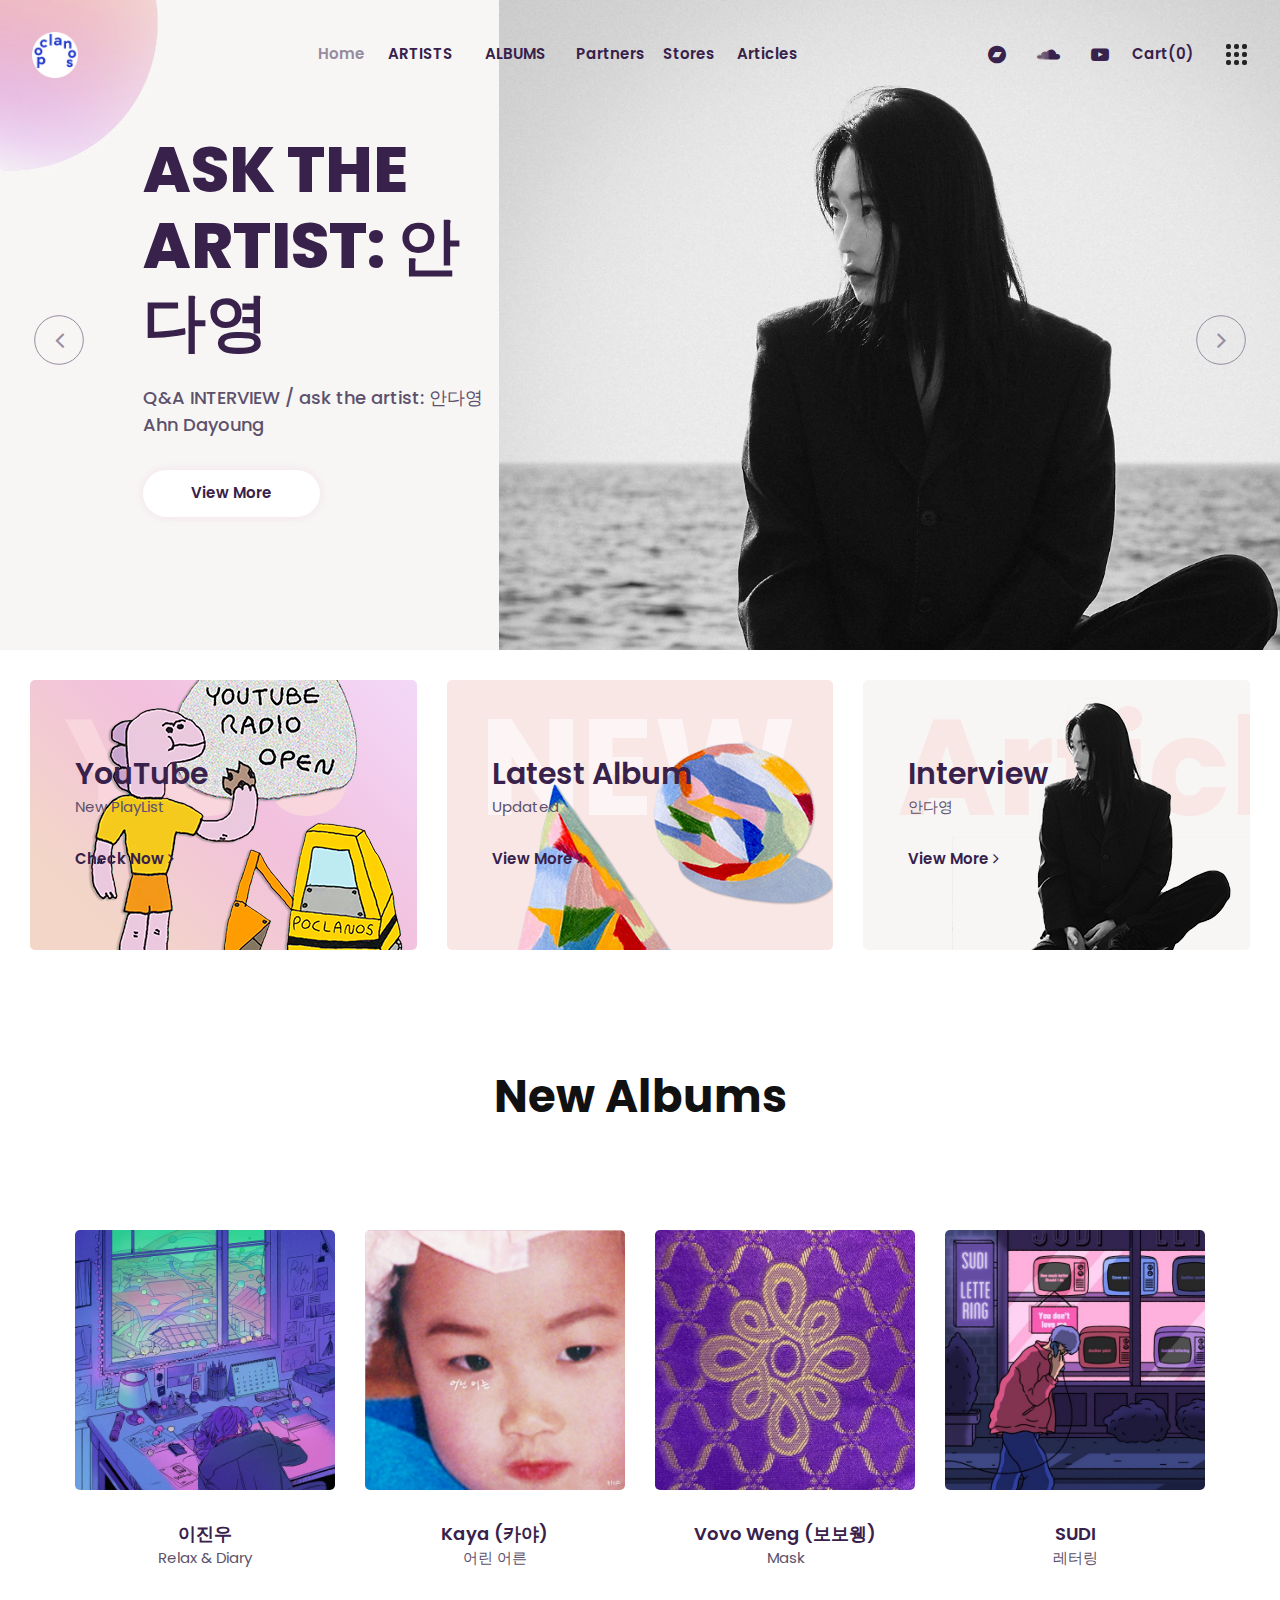
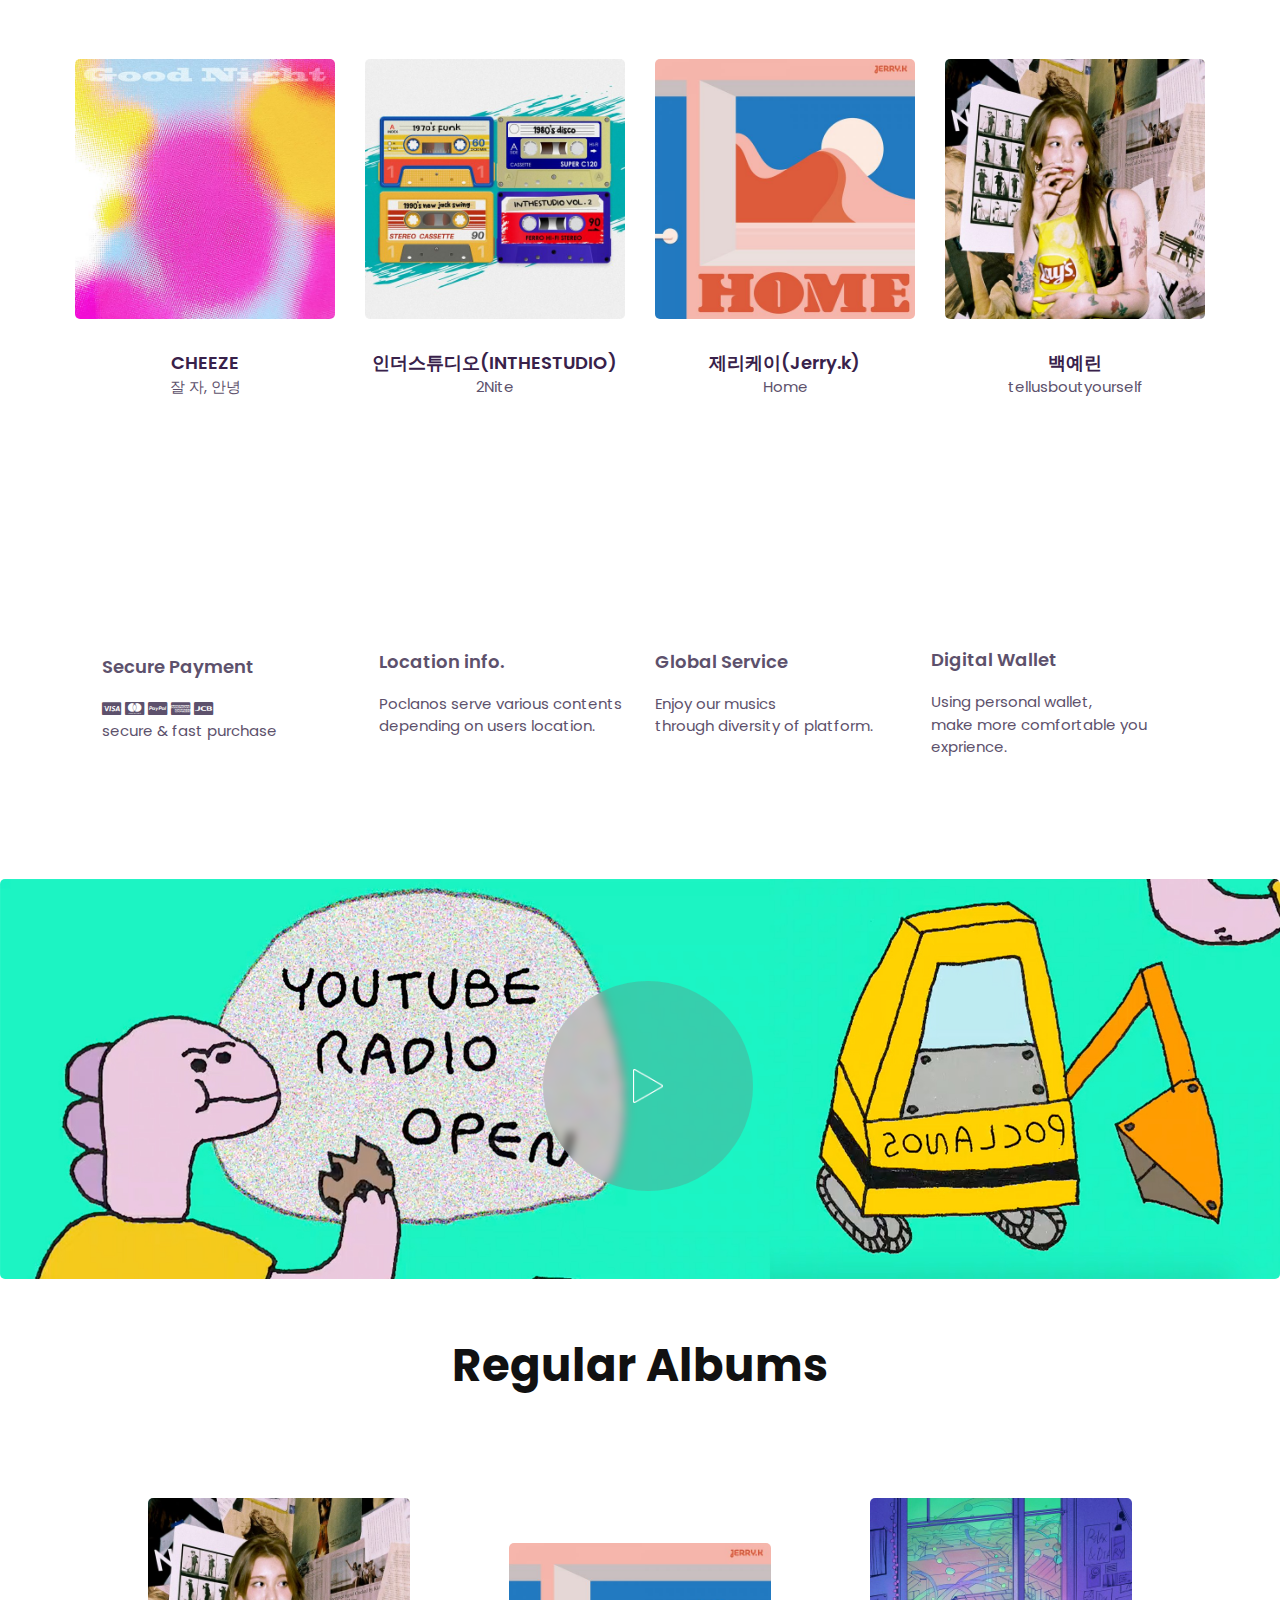
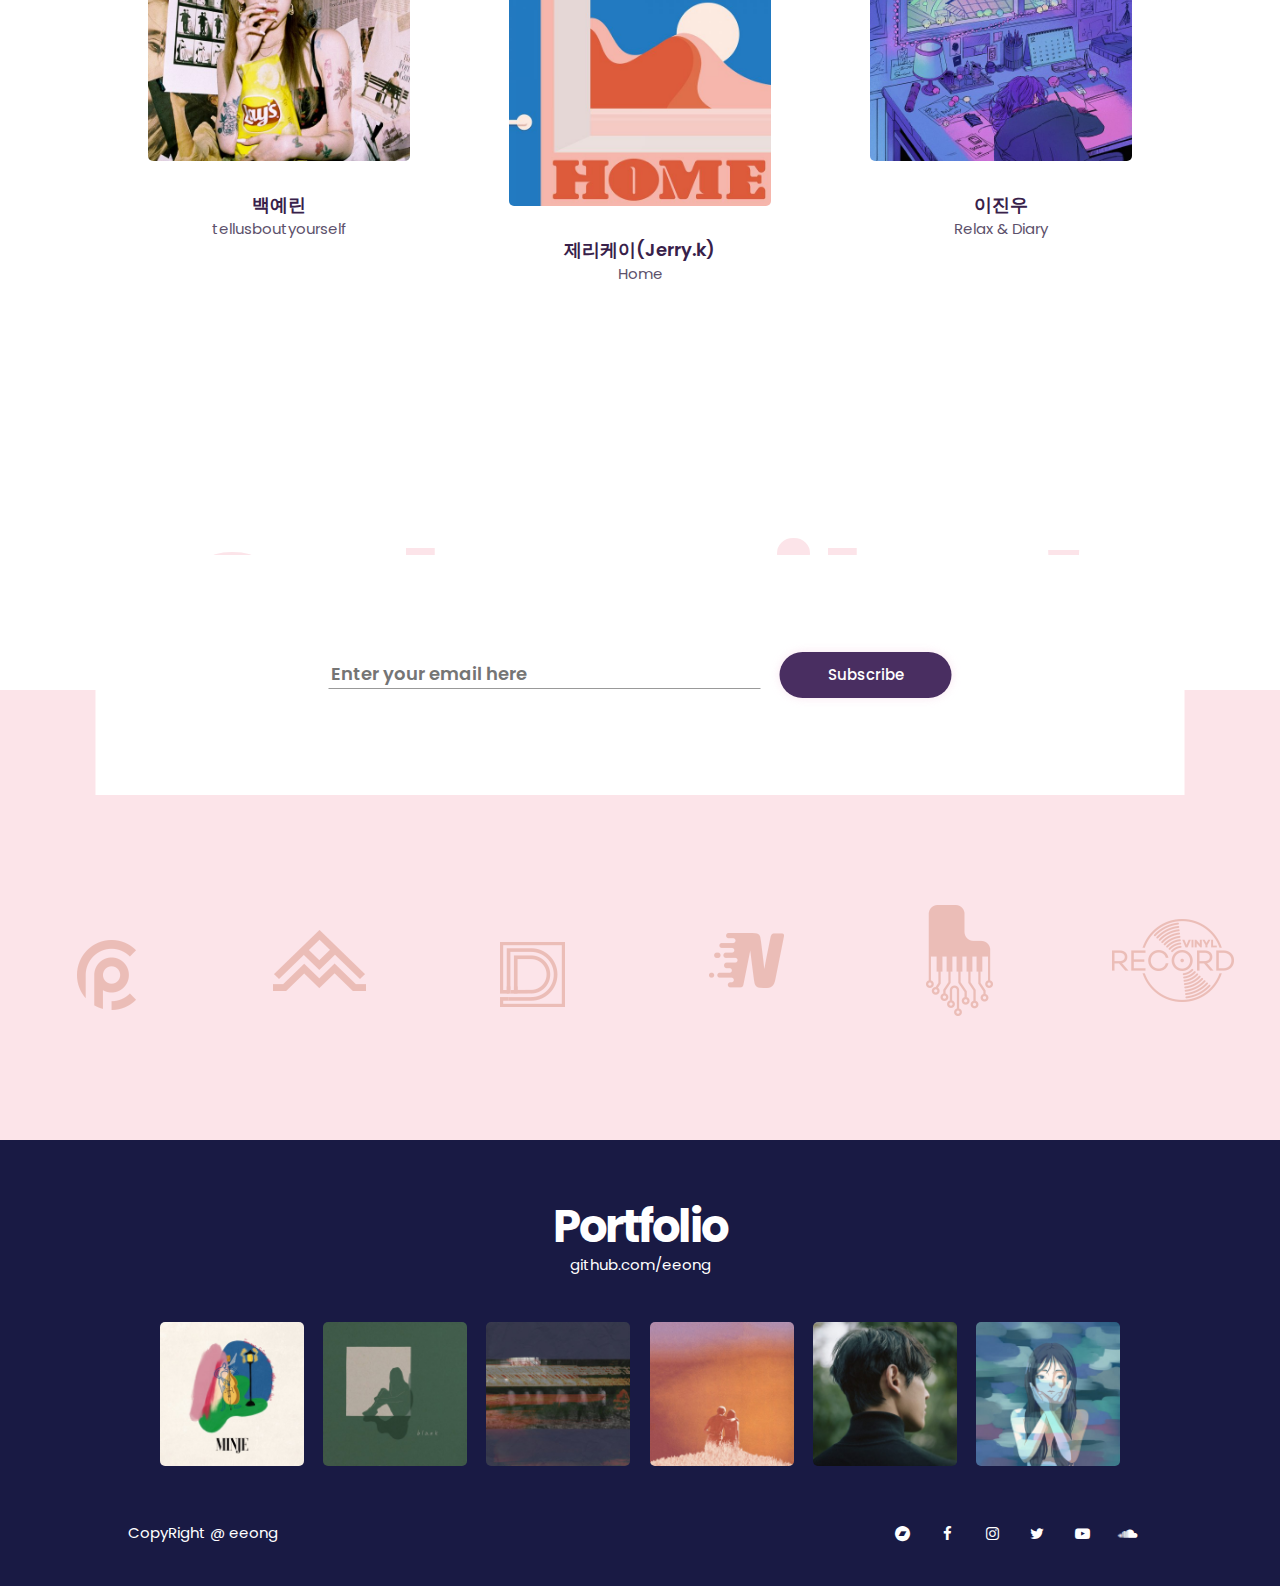
<file: public/html/index.html>
<!DOCTYPE html>
<html lang="ko">

<head>
	<meta charset="UTF-8">
	<meta name="viewport" content="width=device-width, initial-scale=1.0">
	<title>Poclanos</title>
	<link rel="shortcut icon" href="../img/dd-image-150x150.png">
	<link rel="stylesheet" href="../css/all.min.css">
	<link rel="stylesheet" href="https://stackpath.bootstrapcdn.com/font-awesome/4.7.0/css/font-awesome.min.css">
	<link rel="stylesheet" href="../css/bootstrap.min.css">
	<link rel="stylesheet" href="../css/animate-3.7.2.min.css">
	<link rel="stylesheet" href="../css/base.css">
	<link rel="stylesheet" href="../css/index.css">
	<link rel="icon" href="http://poclanos.com/wp-content/uploads/2020/08/Android-Chrome-home_196x196.png" sizes="192x192">
	<script src="../js/jquery-3.5.1.min.js"></script>
	<script src="../js/bootstrap.min.js"></script>
	<script src="../js/imagesloaded.pkgd.min.js"></script>
</head>

<body>
	<div class="wrapper">
		<div class="header-wrapper">
			<div class="header-wrap">
				<div class="logo ">
					<h1><a href="#"><img src="../img/Logo-dark.png" alt="top-logo" width="46px" height="46px"></a></h1>
				</div>
				<div class="nav-wrapper x60">
					<div class="nav-wrap">
						<ul class="nav">
							<li>
								<a href="#"><span class="off">Home</span></a>
								<ul class="sub-nav">
									<li>ABOUT</li>
									<li>NEW ALBUM</li>
									<li>INTERVIEW</li>
									<li>MERCHANDISE</li>
									<li>CONTACT</li>
								</ul>
							</li>
							<li>
								<a href="#"><span>ARTISTS</span></a>
								<ul class="sub-nav">
									<li>ALL</li>
									<li>INTERVIEW</li>
									<li>LABELS</li>
									<li>FOCUS ON</li>
									<li>LINK</li>
								</ul>
							</li>
							<li class="scroll-bg">
								<a href="#"><span>ALBUMS</span></a>
								<div class="sub-nav">
									<ul class="">
										<span>NEW ALBUMS</span>
										<li>Acoustic/Folk</li>
										<li>Alternative</li>
										<li>Ambient</li>
										<li>Ballad</li>
										<li>Dance</li>
									</ul>
									<ul class="">
										<span>Categories</span>
										<li>Electronic</li>
										<li>Experimental</li>
										<li>Funk</li>
										<li>J-pop</li>
										<li>Jazz</li>
										<li>Pop</li>
									</ul>
									<ul class="">
										<span>Categories</span>
										<li>R&B/Soul</li>
										<li>Rap/Hip Hop</li>
										<li>Reggae</li>
										<li>Rock</li>
										<li>Soundtrack</li>
									</ul>
									<ul class="">
										<span>Lastest Album</span>
										<li><img src="../img/dd-image-150x150.png" alt="Lastest Album" width="150px" height="150px"></li>
									</ul>
								</div><!-- //.sub-nav-wrap -->
							</li>
							<li>
								<a href="#"><span>Partners</span></a>
								<ul class="sub-nav">
									<li>MAGICSTRAWBERRY</li>
									<li>HYUNDAI CARD</li>
									<li>FLUXUX</li>
									<li>THE BIG ISSUE</li>
								</ul>
							</li>
							<li>
								<a href="#"><span>Stores</span></a>
								<ul class="sub-nav">
									<li>Melon</li>
									<li>Gennie</li>
									<li>Vibe</li>
									<li>kakao music</li>
									<li class="sub-nav-li">Global <i class="fa fa-angle-right"></i>
										<ul class="sub-nav sub-sub-nav">
											<li>Apple Music</li>
											<li>YouTube</li>
											<li>Amazon music</li>
											<li>Google Play Music</li>
											<li>AWA</li>
											<li>Tidal</li>
											<li>kkbox</li>
										</ul>
									</li>
								</ul>
							</li>
							<li>
								<a href="#"><span>Articles</span></a>
								<ul class="sub-nav">
									<li>ART WORK</li>
									<li>BONUS TRACK</li>
									<li class="sub-nav-li">Artists <i class="fa fa-angle-right"></i>
										<ul class="sub-nav sub-sub-nav">
										<li>Q.AND A.</li>
										<li>FOCUS</li>
										<li>INTERVIEW</li>
									</ul></li>
									<li class="sub-nav-li">REVIEW <i class="fa fa-angle-right"></i>
										<ul class="sub-nav sub-sub-nav">
										<li>ALBUM</li>
										<li>CONCERT</li>
										<li>PLACE</li>
									</ul></li>
								</ul>
							</li>
						</ul><!-- //.nav -->
					</div><!-- //.nav-wrap -->
				</div><!-- //.nav-wrapper -->
				<div class="side-nav-wrap x25">
					<div class="media-wrap x25">
						<div class="media x33"> 
							<svg>
							<circle cx="50%" cy="50%" r="35%"></circle>
						</svg>
						<i class="fa fa-bandcamp"></i></div>
						<div class="media x33">
							<svg>
							<circle cx="50%" cy="50%" r="35%"></circle>
						</svg>
							<i class="fa fa-soundcloud"></i></div>
						<div class="media x33">
							<svg>
							<circle cx="50%" cy="50%" r="35%"></circle>
						</svg>
							<i class="fa fa-youtube-play"></i></div>
					</div>
					<div class="cart-wrap x25"> 
						<div class="cart"><a href="#"> Cart(0)  </a><div class="cart-message">No products in the cart.</div></div>
						
					</div>
					<div class="side-nav side-nav-btn x16" id="webBtnSide">
							<span class="square1">
								<div></div>
								<div></div>
								<div></div>
							</span>
							<span class="square2">
								<div></div>
								<div></div>
								<div></div>
							</span>
							<span class="square3">
								<div></div>
								<div></div>
								<div></div>
							</span>
							</div>
							<div class="side-nav side-nav-btn x16" id="mobileBtnSide">
									<span class="square1">
										<div></div>
										<div></div>
										<div></div>
									</span>
									<span class="square2">
										<div></div>
										<div></div>
										<div></div>
									</span>
									<span class="square3">
										<div></div>
										<div></div>
										<div></div>
									</span>
									</div>
				</div><!-- //.side-nav-wrap -->

			</div><!-- //.header-wrap -->
		</div><!-- //.header-wrapper -->

		<div class="home-wrapper">
			<div class="home-wrap">
				<div class="slide-wrapper">
					<div class="slide-wrap">
						<div class="slide-left x40">
							<div class="title">
								<h2>ASK THE ARTIST: 안다영</h2>
							</div>
							<div class="slide-desc">
								<div>Q&A INTERVIEW
									/ ask the artist: 안다영 Ahn Dayoung</div>
							</div>

							<button class="btn-view">View More</button>
						</div>
					</div>

					<div class="slide-img"><img src="../img/home-4-rev-img-7-1.png" alt="imda"></div>
					<div class="slide-img"><img src="../img/10.png" alt="circle"></div>
				</div>
				<div class="slide-wrapper">
					<div class="slide-wrap">
						<div class="slide-left x40">
							<div class="title">
								<h2>Editor’s Pick</h2>
							</div>
							<div class="slide-desc">
								<div>
									Editor’s Pick: blent. / loves (DAZE ALIVE / 2019.03.18)
								</div>
							</div>
							<button class="btn-view">View More</button>
						</div>
					</div>
					<div class="slide-img"><img src="../img/home-4-rev-img-9.png" alt="lp"></div>
				</div>
				<div class="slide-wrapper">
					<div class="slide-wrap">
						<div class="slide-left x40">
							<div class="title">
								<h2>NEW RELEASE</h2>
							</div>
							<div class="slide-desc">
								<div>일상으로 돌아온 따뜻한 마음, 제리케이의 다섯 번째 정규앨범 [Home]</div>
							</div>
							<button class="btn-view">View More</button>
						</div>
					</div>
					<div class="slide-img"><img src="../img/home-4-rev-img-8.png" alt="headphone"></div>
				</div>
				<div class="arrow-wrap">
					<div class="slide-arrowL slide-arrow">
						<svg>
							<circle cx="50%" cy="50%" r="45%"></circle>
						</svg>
						<svg>
							<circle cx="50%" cy="50%" r="44%"></circle>
						</svg>
						<i class="fa fa-angle-left"></i>
					</div>
					<div class="slide-arrowR slide-arrow">
						<svg>
							<circle cx="50%" cy="50%" r="45%"></circle>
						</svg>
						<svg>
							<circle cx="50%" cy="50%" r="44%"></circle>
						</svg>
						<i class="fa fa-angle-right"></i>
					</div>
				</div>

			</div><!-- //.home-wrap -->
		</div><!-- //.home-wrapper -->

		<section class="promo-wrapper">
			<div class="promo-wrap x33">
				<div class="bg">YOU</div>
				<div class="promo-img"><img src="../img/Banner-img-1.png" alt="promo" ></div>
				<div class="promo-box">
					<div class="title">YouTube</div>
					<div class="desc">New PlayList</div>
					<div class="btn-more bar-ani">Check Now <i class="fa fa-angle-right"></i></div>
				</div>
			</div>
			
			<div class="promo-wrap x33">
				<div class="bg">NEW</div>
				<div class="promo-img"><img src="../img/Banner-img-2.png" alt="promo"></div>
				<div class="promo-box">
					<div class="title">Latest Album</div>
					<div class="desc">Updated</div>
					<div class="btn-more bar-ani">View More <i class="fa fa-angle-right"></i></div>
				</div>
			</div>
			<div class="promo-wrap x33">
				<div class="bg">Article</div>
				<div class="promo-img"><img src="../img/Banner-img-3.png" alt="promo"></div>
				<div class="promo-box">
					<div class="title">Interview</div>
					<div class="desc">안다영</div>
					<div class="btn-more bar-ani">View More <i class="fa fa-angle-right"></i></div>
				</div>
			</div>
		</section><!-- //.promo-wrapper -->

		<section class="shop-wrapper shop-wrapper1">
			<div class="shop-title">
				<div class="title">
					<h2>New Albums</h2>
				</div>
				<div class="desc"> <br> </div>
				<div class="shop-wrap">
					<div class="shop-item"><a href="#">
							<div class="item-img"><img src="../img/Product-img-4.jpg" alt="product"><button
									class="btn-view">Play The Album</button></div>
							<div class="item-desc">이진우</div>
							<div class="item-price">Relax & Diary
								</div>
						</a>

					</div>
					<div class="shop-item"><a href="#">
							<div class="item-img"><img src="../img/Product-img-3.jpg" alt="product"><button
									class="btn-view">Play The Album</button></div>
							<div class="item-desc">	Kaya (카야)</div>
							<div class="item-price">어린 어른</div>
						</a>

					</div>
					<div class="shop-item"><a href="#">
							<div class="item-img"><img src="../img/Product-img-2.jpg" alt="product"><button
									class="btn-view">Play The Album</button></div>
							<div class="item-desc">Vovo Weng (보보웽)</div>
							<div class="item-price">Mask</div>
						</a>

					</div>
					<div class="shop-item"><a href="#">
							<div class="item-img"><img src="../img/Product-img-1.jpg" alt="product"><button
									class="btn-view">Play The Album</button></div>
							<div class="item-desc">SUDI</div>
							<div class="item-price">레터링</div>
						</a>

					</div>
					<div class="shop-item"><a href="#">
							<div class="item-img"><img src="../img/Product-img-5.jpg" alt="product"><button
									class="btn-view">Play The Album</button></div>
							<div class="item-desc">CHEEZE</div>
							<div class="item-price">잘 자, 안녕
								</div>
						</a>

					</div>
					<div class="shop-item"><a href="#">
							<div class="item-img"><img src="../img/Product-img-6.jpg" alt="product"><button
									class="btn-view">Play The Album</button></div>
							<div class="item-desc">인더스튜디오(INTHESTUDIO)</div>
							<div class="item-price">2Nite</div>
						</a>

					</div>
					<div class="shop-item"><a href="#">
							<div class="item-img"><img src="../img/Product-img-7.jpg" alt="product"><button
									class="btn-view">Play The Album</button></div>
							<div class="item-desc">제리케이(Jerry.k)</div>
							<div class="item-price">Home
								</div>
						</a>

					</div>
					<div class="shop-item"><a href="#">
							<div class="item-img"><img src="../img/Product-img-8.jpg" alt="product"><button
									class="btn-view">Play The Album</button></div>
							<div class="item-desc">백예린</div>
							<div class="item-price">tellusboutyourself</div>
						</a>

					</div>
				</div>
			</div>

		</section><!-- //.shop-wrapper -->

		<section class="svg-wrapper">
			<div class="svg-wrap x25">
				<svg class="svgAni" xmlns="http://www.w3.org/2000/svg" xmlns:xlink="http://www.w3.org/1999/xlink" x="0px"
					y="0px" width="72.083px" height="68px" viewBox="0 0 72.083 52.083" enable-background="new 0 0 72.083 52.083"
					xml:space="preserve">
					<g>
						<path fill="none" stroke="#000000" stroke-width="1.5" stroke-linecap="round" stroke-linejoin="round"
							stroke-miterlimit="10" d="
					M67.481,51.214H4.686c-1.99,0-3.603-1.613-3.603-3.603V4.722c0-1.99,1.613-3.604,3.603-3.604h62.795
					c1.99,0,3.603,1.614,3.603,3.604v42.89C71.083,49.601,69.471,51.214,67.481,51.214z"></path>
						<line fill="none" stroke="#000000" stroke-width="1.5" stroke-linecap="round" stroke-linejoin="round"
							stroke-miterlimit="10" x1="1.083" y1="12.255" x2="71.083" y2="12.255"></line>
						<line fill="none" stroke="#000000" stroke-width="1.5" stroke-linecap="round" stroke-linejoin="round"
							stroke-miterlimit="10" x1="1.083" y1="26.201" x2="71.083" y2="26.201"></line>
						<g>
							<rect x="9.606" y="36.044" fill="none" stroke="#000000" stroke-width="1.5" stroke-linecap="round"
								stroke-linejoin="round" stroke-miterlimit="10" width="18.594" height="7.476"></rect>
							<line fill="none" stroke="#000000" stroke-width="1.5" stroke-linecap="round" stroke-linejoin="round"
								stroke-miterlimit="10" x1="50.075" y1="43.52" x2="50.075" y2="36.044"></line>
							<line fill="none" stroke="#000000" stroke-width="1.5" stroke-linecap="round" stroke-linejoin="round"
								stroke-miterlimit="10" x1="56.318" y1="43.52" x2="56.318" y2="36.044"></line>
							<line fill="none" stroke="#000000" stroke-width="1.5" stroke-linecap="round" stroke-linejoin="round"
								stroke-miterlimit="10" x1="62.561" y1="43.52" x2="62.561" y2="36.044"></line>
						</g>
					</g>
				</svg>
				<div class="svg-title">Secure Payment</div>
				<div class="svg-desc"> <i class="fa fa-cc-visa"></i> <i class="fa fa-cc-mastercard"></i>
					<i class="fa fa-cc-paypal"></i> <i class="fa fa-cc-amex"></i> <i class="fa fa-cc-jcb"></i>
					<br> secure & fast purchase </div>
			</div>
			<div class="svg-wrap x25">
				<svg class="svgAni" xmlns="http://www.w3.org/2000/svg" xmlns:xlink="http://www.w3.org/1999/xlink" x="0px"
					y="0px" width="72.091px" height="63.188px" viewBox="0 0 72.091 63.188"
					enable-background="new 0 0 72.091 63.188" xml:space="preserve">
					<g>
						<g>
							<polyline fill="none" stroke="#000000" stroke-width="1.5" stroke-linecap="round" stroke-linejoin="round"
								stroke-miterlimit="10" points="
						15.814,50.579 7.867,24.561 1.087,24.561 		"></polyline>
							<line fill="none" stroke="#000000" stroke-width="1.5" stroke-linecap="round" stroke-linejoin="round"
								stroke-miterlimit="10" x1="25.234" y1="33.849" x2="15.814" y2="33.849"></line>
							<line fill="none" stroke="#000000" stroke-width="1.5" stroke-linecap="round" stroke-linejoin="round"
								stroke-miterlimit="10" x1="15.814" y1="50.579" x2="33.247" y2="50.579"></line>
							<line fill="none" stroke="#000000" stroke-width="1.5" stroke-linecap="round" stroke-linejoin="round"
								stroke-miterlimit="10" x1="18.369" y1="42.216" x2="28.267" y2="42.216"></line>
							<circle fill="none" stroke="#000000" stroke-width="1.5" stroke-linecap="round" stroke-linejoin="round"
								stroke-miterlimit="10" cx="22.718" cy="58.813" r="3.478"></circle>
						</g>
						<g>
							<path fill="none" stroke="#000000" stroke-width="1.5" stroke-linecap="round" stroke-linejoin="round"
								stroke-miterlimit="10" d="
						M71.087,21.959c0,11.571-20.956,40.333-20.956,40.333S29.176,33.53,29.176,21.959c0-11.575,9.383-20.957,20.955-20.957
						C61.705,1.002,71.087,10.384,71.087,21.959z"></path>
							<path fill="none" stroke="#000000" stroke-width="1.5" stroke-linecap="round" stroke-linejoin="round"
								stroke-miterlimit="10" d="
						M59.934,21.959c0,5.412-4.388,9.801-9.803,9.801c-5.414,0-9.802-4.389-9.802-9.801c0-5.416,4.388-9.803,9.802-9.803
						C55.546,12.157,59.934,16.543,59.934,21.959z"></path>
						</g>
					</g>
				</svg>
				<div class="svg-title">Location info.</div>
				<div class="svg-desc">Poclanos serve various contents <br> depending on users location. </div>
			</div>
			<div class="svg-wrap x25">
				<svg class="svgAni" xmlns="http://www.w3.org/2000/svg" xmlns:xlink="http://www.w3.org/1999/xlink" x="0px"
					y="0px" width="62.917px" height="63px" viewBox="0 0 62.917 63" enable-background="new 0 0 62.917 63"
					xml:space="preserve">
					<path fill="none" stroke="#211F1F" stroke-width="1.5" stroke-linecap="round" stroke-linejoin="round"
						stroke-miterlimit="22.9256" d="
				M31.461,1.062c16.844,0,30.5,13.656,30.5,30.503c0,16.841-13.656,30.498-30.5,30.498c-16.844,0-30.5-13.656-30.5-30.498
				C0.961,14.718,14.617,1.062,31.461,1.062L31.461,1.062z M31.461,1.062v60.973 M0.974,31.565h60.974 M53.015,10.329
				c-4.656,4.203-12.579,6.968-21.57,6.968c-8.971,0-16.879-2.754-21.539-6.942 M53.015,52.799c-4.656-4.207-12.579-6.971-21.57-6.971
				c-8.971,0-16.879,2.754-21.539,6.941 M31.183,61.717c-9.2-6.498-15.257-17.551-15.257-30.096c0-12.515,6.03-23.549,15.196-30.052
				 M32.188,61.717c9.2-6.498,15.257-17.551,15.257-30.096c0-12.515-6.029-23.549-15.195-30.052"></path>
				</svg>
				<div class="svg-title">Global Service</div>
				<div class="svg-desc">Enjoy our musics <br> through diversity of platform. </div>
			</div>
			<div class="svg-wrap x25">
				<svg class="svgAni" xmlns="http://www.w3.org/2000/svg" xmlns:xlink="http://www.w3.org/1999/xlink" x="0px"
					y="0px" width="66.93px" height="61.43px" viewBox="0 0 66.93 61.43" enable-background="new 0 0 66.93 61.43"
					xml:space="preserve">
					<path fill="none" stroke="#211F1F" stroke-width="1.5" stroke-linecap="round" stroke-linejoin="round"
						stroke-miterlimit="22.9256" d="
				M51.207,26.412c2.478,0,4.488,2.008,4.488,4.487c0,2.479-2.011,4.486-4.488,4.486c-2.479,0-4.486-2.007-4.486-4.486
				C46.721,28.42,48.729,26.412,51.207,26.412L51.207,26.412z"></path>
					<path fill="none" stroke="#211F1F" stroke-width="1.5" stroke-linecap="round" stroke-linejoin="round"
						stroke-miterlimit="22.9256" d="
				M6.812,1.305H60.19c3.194,0,5.81,2.612,5.81,5.809v47.569c0,3.196-2.615,5.81-5.81,5.81H6.812C3.613,60.494,1,57.88,1,54.684V7.114
				C1,3.917,3.613,1.305,6.812,1.305L6.812,1.305z"></path>
					<line fill="none" stroke="#211F1F" stroke-width="1.5" stroke-linecap="round" stroke-linejoin="round"
						stroke-miterlimit="22.9256" x1="43.441" y1="20.156" x2="66" y2="20.156"></line>
					<line fill="none" stroke="#211F1F" stroke-width="1.5" stroke-linecap="round" stroke-linejoin="round"
						stroke-miterlimit="22.9256" x1="66" y1="41.641" x2="43.441" y2="41.641"></line>
					<path fill="none" stroke="#211F1F" stroke-width="1.5" stroke-linecap="round" stroke-linejoin="round"
						stroke-miterlimit="22.9256" d="
				M43.441,41.641c-1.834,0-3.348-1.504-3.348-3.344"></path>
					<line fill="none" stroke="#211F1F" stroke-width="1.5" stroke-linecap="round" stroke-linejoin="round"
						stroke-miterlimit="22.9256" x1="40.094" y1="38.296" x2="40.094" y2="23.501"></line>
					<path fill="none" stroke="#211F1F" stroke-width="1.5" stroke-linecap="round" stroke-linejoin="round"
						stroke-miterlimit="22.9256" d="
				M40.094,23.501c0-1.839,1.505-3.345,3.348-3.345"></path>
				</svg>
				<div class="svg-title">Digital Wallet</div>
				<div class="svg-desc">Using personal wallet, <br> make more comfortable you exprience.</div>
			</div>
		</section><!-- //.svg-wrapper -->

		<section class="video-wrapper">
			<div class="video-wrap">
				<div class="img-cover">
					<img src="../img/Shop-home-video-img-1.jpg" alt="youtube link">
				</div>
				<a class="youtube" href="https://www.youtube.com/watch?v=7BQ6uWj74s4&ab_channel=POCLANOS" target="_blank"> 
					<div class="play-wrap">
						<div class="circle"><span>
								<div class="mask">
									<div class="mask-fill"></div>
								</div><img src="../img/playbtn-stroke.png" alt="">
							</span>
						</div>

						<!-- <i class="fa fa-play"><span></span>	</i> -->

					</div>
				</a>
			</div>
		</section><!-- //.video-wrapper -->

		<section class="shop-wrapper shop-wrapper2">
			<div class="shop-title">
				<div class="title">
					<h2>Regular Albums</h2>
				</div>
				<div class="desc"> <br> </div>
			</div>
			<div class="shop-wrap">
				<div class="shop-item"><a href="#">
						<div class="item-img"><img src="../img/Product-img-8.jpg" alt="product"><button
								class="btn-view">Play The Album</button></div>
						<div class="item-desc">백예린</div>
						<div class="item-price">tellusboutyourself</div>
					</a>
				</div>
				<div class="shop-item"><a href="#">
						<div class="item-img"><img src="../img/Product-img-7.jpg" alt="product"><button
								class="btn-view">Play The Album</button></div>
						<div class="item-desc">제리케이(Jerry.k)</div>
						<div class="item-price">Home</div>
					</a>
				</div>
				<div class="shop-item"><a href="#">
						<div class="item-img"><img src="../img/Product-img-4.jpg" alt="product"><button
								class="btn-view">Play The Album</button></div>
						<div class="item-desc">이진우</div>
						<div class="item-price">Relax & Diary</div>
					</a>
				</div>
			</div>
		</section><!-- //.shop-wrapper2 -->

		<div class="newsletter-wrap">
			<div class="newsletter">
				<p>S</p>
				<p>u</p>
				<p>b</p>
				<p>s</p>
				<p>c</p>
				<p>r</p>
				<p>i</p>
				<p>b</p>
				<p>e</p>
				<p>!</p>
			</div>
			<div class="subscribe-wrapper">
				<form action=" ">
					<input type="text" value="" placeholder="Enter your email here">
					<button class="btn-view">Subscribe</button>
				</form>
			</div><!-- //.subscribe-wrapper -->
		</div><!-- //.newsletter-wrap -->

		<section class="footer-slide-wrapper">
			<div class="footer-slide-wrap">
				<div class="footer-slide">
					
				</div>
			</div><!--  //.footer-slide-wrap-->
		</section><!-- //.footer-slide-wrapper -->

		<section class="footer-wrapper">
			<div class="footer-wrap">
				<div class="footer-top">
					<div class="title">
						<h2>Portfolio</h2>
					</div>
					<div class="desc">
						github.com/eeong
					</div>
				</div>
				<div class="footer-mid">
					<ul><li><img src="../img/sns-1.jpg" alt="sns img"><i class="fa fa-instagram"></i></li>
					<li><img src="../img/sns-2.jpg" alt="sns img"><i class="fa fa-instagram"></i></li>
					<li><img src="../img/sns-3.jpg" alt="sns img"><i class="fa fa-instagram"></i></li>
					<li><img src="../img/sns-4.jpg" alt="sns img"><i class="fa fa-instagram"></i></li>
					<li><img src="../img/sns-5.jpg" alt="sns img"><i class="fa fa-instagram"></i></li>
					<li><img src="../img/sns-6.jpg" alt="sns img"><i class="fa fa-instagram"></i></li></ul>
				</div>
				<div class="footer-bot">
					<div class="copy">CopyRight @ eeong</div>
					<div class="sns-wrapper">
						<div class="sns-wrap">
							<svg>
								<circle cx="50%" cy="50%" r="30%"></circle>
							</svg>
							<i class="fa fa-bandcamp"> </i>
						</div>
						<div class="sns-wrap">
							<svg>
								<circle cx="50%" cy="50%" r="30%"></circle>
							</svg>
							<i class="fa fa-facebook-f"> </i>
						</div>
						<div class="sns-wrap">
							<svg>
								<circle cx="50%" cy="50%" r="30%"></circle>
							</svg>
							<i class="fa fa-instagram"> </i>
						</div>
						<div class="sns-wrap">
							<svg>
								<circle cx="50%" cy="50%" r="30%"></circle>
							</svg>
							<i class="fa fa-twitter"> </i>
						</div>
						<div class="sns-wrap">
							<svg>
								<circle cx="50%" cy="50%" r="30%"></circle>
							</svg>
							<i class="fa fa-youtube-play"> </i>
						</div>
						<div class="sns-wrap">
							<svg>
								<circle cx="50%" cy="50%" r="30%"></circle>
							</svg>
							<i class="fa fa-soundcloud"> </i>
						</div>
					</div>
				</div>
			</div>
		</section><!-- //.footer-wrapper -->

		<aside class="aside-wrapper">
			<div class="aside-deco">
				<div class="aside-background"></div>
				<div class="aside-background2"></div>
			</div>
			<div class="side-nav-btn aside-nav">
					<span class="square1">
					<div></div>
					<div></div>
					<div></div>
				</span>
				<span class="square2">
					<div></div>
					<div></div>
					<div></div>
				</span>
				<span class="square3">
					<div></div>
					<div></div>
					<div></div>
				</span>
				</div>
			<div class="aside-wrap">
				<div><a href="#"><h2>Poclanos</h2></a></div>
				<div><p>포크라노스는 새로운 흐름을 선도하는 젊고 창조적인 음악가들을 서포트하며, 다양한 플랫폼을 통해 이들이 만들어내는 양질의 음악을 세계 곳곳에 실시간으로 공유합니다. 동시에 매거진을 통해 새로운 음악의 소개와 비평, 인터뷰 등을 제공하는 ‘큐레이터’이자 ‘크리에이터’가 바로 포크라노스입니다.
				<div class="sub-title"><span>Instagram</span></div>
				<div class="aside-insta">
					<ul><li><img src="../img/sns-1.jpg" alt="sns img"><i class="fa fa-instagram"></i></li>
					<li><img src="../img/sns-2.jpg" alt="sns img"><i class="fa fa-instagram"></i></li>
					<li><img src="../img/sns-3.jpg" alt="sns img"><i class="fa fa-instagram"></i></li>
					<li><img src="../img/sns-4.jpg" alt="sns img"><i class="fa fa-instagram"></i></li>
					<li><img src="../img/sns-5.jpg" alt="sns img"><i class="fa fa-instagram"></i></li>
					<li><img src="../img/sns-6.jpg" alt="sns img"><i class="fa fa-instagram"></i></li>
					<li><img src="../img/sns-7.jpg" alt="sns img"><i class="fa fa-instagram"></i></li>
					<li><img src="../img/sns-8.jpg" alt="sns img"><i class="fa fa-instagram"></i></li></ul>
				</div>
				<div class="sub-title"><span >Follow Us</span></div>
				<div class="sns-wrapper">
					<div class="sns-wrap">
						<svg>
							<circle cx="50%" cy="50%" r="40%"></circle>
						</svg>
						<i class="fa fa-facebook-f"> </i>
					</div>
					<div class="sns-wrap">
						<svg>
							<circle cx="50%" cy="50%" r="40%"></circle>
						</svg>
						<i class="fa fa-instagram"> </i>
					</div>
					<div class="sns-wrap">
						<svg>
							<circle cx="50%" cy="50%" r="40%"></circle>
						</svg>
						<i class="fa fa-twitter"> </i>
					</div>
					<div class="sns-wrap">
						<svg>
							<circle cx="50%" cy="50%" r="40%"></circle>
						</svg>
						<i class="fa fa-youtube-play"> </i>
					</div>
					<div class="sns-wrap">
						<svg>
							<circle cx="50%" cy="50%" r="40%"></circle>
						</svg>
						<i class="fa fa-soundcloud"> </i>
					</div>
				</div>
			</div> <!-- //.aside-wrap -->
		
			<div class="aside-outground"></div>
		</aside><!-- //aside .aside-wrapper -->

		<div class="narrow-nav-wrapper">
			<div class="nav-wrapper">
				<div class="nav-wrap">
					<ul class="nav">
						<li>
							<a href="#"><span class="off">Home</span><i class="fa fa-angle-right"></i></a>
							<ul class="sub-nav ">
								<li>Main Home</li>
								<li>Tour Showcase</li>
								<li>Record Label</li>
								<li>Album Showcase</li>
								<li>Tour Home</li>
								<li>Video Home</li>
								<li>Artist Home</li>
								<li>Music Shop</li>
								<li>Music Festival</li>
								<li>Landing</li>
							</ul>
							
						</li>
						<li>
							<a href="#"><span>Pages</span><i class="fa fa-angle-right"></i></a>
							<ul class="sub-nav">
								<li>About The Band</li>
								<li>About Me</li>
								<li>About Us</li>
								<li>Contact Us</li>
								<li>Get In Touch</li>
								<li>Tour Page</li>
							</ul>
						</li>
						<li class="scroll-bg">
							<a href="#"><span>Discography</span><i class="fa fa-angle-right"></i></a>
							<div class="sub-nav">
								<ul class="">
									<li class="sub-nav-li">
										<a><span>Standard</span><i class="fa fa-angle-right"></i></a>
										<ul class="sub-nav sub-sub-nav">
											<li>Two Col. Standard</li>
											<li>Three Col. Standard</li>
											<li>Four Col. Standard</li>
											<li>Standard Predefined</li>
											<li>Album List Masonry</li>
										</ul>
									</li>
								</ul>
								<ul class="">
									<li class="sub-nav-li">
										<a><span>Gallery</span><i class="fa fa-angle-right"></i></a>
										<ul class="sub-sub-nav sub-nav">
											<li>Two Col. Gallery</li>
											<li>Three Col. Gallery</li>
											<li>Four Col. Gallery</li>
											<li>Two Col. With Buttons</li>
											<li>Three Col. With Buttons</li>
											<li>Four Col. With Buttons</li>
										</ul>
									</li>
								</ul>
								<ul class="">
									<li class="sub-nav-li">
										<ul class="sub-nav sub-sub-nav">
											<a><span>Artist and Album</span><i class="fa fa-angle-right"></i></a>
											<li>Artist List</li>
											<li>Artist Slider</li>
											<li>Artist Single</li>
											<li>Minimal Album Single</li>
											<li>Compact Album Single</li>
										</ul>
									</li>
								</ul>
								<ul class="">
									<li><a><span>Lastest Album</span></a></li>
									<li><img src="../img/dd-image-150x150.png" alt="Lastest Album"></li>
								</ul>
							</div><!-- //.sub-nav-wrap -->
						</li>
						<li>
							<a href="#"><span>Event</span><i class="fa fa-angle-right"></i></a>
							<ul class="sub-nav">
								<li>Events List</li>
								<li>Event Info Table</li>
								<li>Events Slider List</li>
								<li>Event Single</li>
							</ul>
						</li>
						<li>
							<a href="#"><span>Blog</span><i class="fa fa-angle-right"></i></a>
							<ul class="sub-nav">
								<li>Blog Standard</li>
								<li>Blog Left Sidebar</li>
								<li>Blog No Sidebar</li>
								<li>Blog Pinterest</li>
								<li class="sub-nav-li"><a>Post Types <i class="fa fa-angle-right"></i></a>
									<ul class="sub-nav sub-sub-nav">
										<li>Standard</li>
										<li>Gallery</li>
										<li>Quote</li>
										<li>Link</li>
										<li>Video</li>
										<li>Audio</li>
										<li>No Sidebar</li>
									</ul>
								</li>
							</ul>
						</li>
						<li>
							<a href="#"><span>Shop</span><i class="fa fa-angle-right"></i></a>
							<ul class="sub-nav">
								<li>Product List</li>
								<li>Single Product</li>
								<li class="sub-nav-li"><a>Shop Layouts <i class="fa fa-angle-right"></i></a>
									<ul class="sub-nav sub-sub-nav">
									<li>Shop Three Columns</li>
									<li>Shop Four Columns</li>
									<li>Shop Full Width</li>
								</ul></li>
								<li class="sub-nav-li"><a>Shop Pages <i class="fa fa-angle-right"></i></a>
									<ul class="sub-nav sub-sub-nav">
									<li>My Account</li>
									<li>Cart</li>
									<li>Checkout</li>
								</ul></li>
							</ul>
						</li>
					</ul><!-- //.nav -->
				</div><!-- //.nav-wrap -->
			</div><!-- //.nav-wrapper -->
		</div><!-- //.narrow-nav-wrapper -->

		<div class="top-scroll">
			<h2>Back to top</h2> <i class="fa fa-angle-right"></i>
		</div><!-- //.top-scroll -->

	</div><!-- //.wrapper -->

	<script src="../js/index.js"></script>
</body>

</html>
</file>
<file: public/css/base.css>
ol, ul, li, p, div, h1, h2, h3, h4, h5, header, section, article, aside, footer {list-style: none; margin: 0; padding: 0; }
h1, h2, h3, h4, h5, h6{font-size: 1rem;}
a, a:link, a:visited, a:active, a:hover {color: inherit; text-decoration: none;}
</file>
<file: public/css/index.css>
@import url('https://fonts.googleapis.com/css2?family=Poppins:wght@200;300;400;500;600;700;800;900&family=Noto+Serif+KR:wght@300;400;500;600&display=swap');
/* font-family: 'Poppins', sans-serif; 'Noto Serif KR', serif;*/

/************ COMMON  *************/
html,body{font-family: 'Poppins' , sans-serif ;
	font-size: 15px;
	font-weight: 400;
	color: #5d516c;
	background-color: #fff;
	overflow-x: hidden; 
}
	
.title{ color: #38214A;}
.bar-ani::after{display: block; content:""; border-bottom: 1px solid #38214A; transform: scaleX(0); transform-origin: left; transition: all 0.4s;}
.bar-ani:hover::after{transform: scaleX(1); }

.x100{flex:calc(100% - 2rem) 0 0; margin: 1rem;}
.x60{flex:calc(60% - 2rem) 0 0; margin: 0 1rem;}
.x50{flex:calc(50% - 2rem) 0 0; margin: 0 1rem;}
.x40{flex:calc(40% - 2rem) 0 0; margin: 0 1rem;}
.x33{flex:calc(33.3333% - 2rem) 0 0; margin: 0 1rem;}
.x33-2{flex:calc(28% - 2rem) 0 0; margin: 0 2rem;}
.x25{flex:calc(25% - 2rem) 0 0; margin: 0 1rem;}
.x16{flex:calc(16.6666% - 2rem) 0 0; margin: 0 1rem;}

.btn-view{background-color: #fff; border-radius: 32px; padding: 12px 48px; border:none; box-shadow: 0 0 10px rgba(242,192,221,0.4); cursor: pointer;  z-index: 2; color: #38214A; transition: transform 0.5s;}
.btn-view:hover{transform: translateY(-5px); box-shadow: 0 10px 10px rgba(242,192,221,0.6);}
.wrapper{ position: relative;}

/************ HEADER  *************/
.header-wrapper{width: 100vw; height: 109px; position: absolute; top: 0; left: 0; z-index: 10; user-select: none; transition:top 0.5s;}
.header-wrapper.on{position: fixed; top: 0px; height: 70px; background-color: #fff; box-shadow: 0 15px 15px rgba(242,192,221,0.3);}
.header-wrapper.on .header-wrap .side-nav-wrap .cart-wrap{display: none;}
.header-wrapper.on .header-wrap .side-nav-wrap .media-wrap{flex:42% 0 0;}
.header-wrap{display: flex; justify-content: space-between; align-items: center; text-align: center; width: 95%; max-width: 1920px;  height: 100%; margin: 0 auto; position: relative;} 
.header-wrap .nav-wrapper{height: 100%;}
.header-wrap .nav-wrap{margin-left: 20%; ; min-width: 548px; height: 100%;}
.header-wrap .nav-wrapper .nav{display: flex; justify-content: stretch; align-items: center; height: 100%;}
.header-wrap .nav > li{position: relative; flex:14% 0 0; height: 100%; z-index: 20;	margin: 0;}
.header-wrap .nav > li:nth-child(3){flex:20% 0 0;}
.header-wrap .nav > li a{display: flex; justify-content: center; align-items: center; height: 100%; }
.header-wrap .nav > li span{color:#37214A; font-weight: 600; font-size: 1em;}
.header-wrap .nav > li span.off{color:#978C9F;}
.header-wrapper .nav > li .sub-nav{ width: 200px; position: absolute; left: -10%; top: 109px; background-color: #fff; box-shadow: 0 10px 10px rgba(242,192,221,0.2); text-align: left; padding: 15px 30px 30px 20px; transition: all 0.3s;  transition-timing-function: cubic-bezier(0.8 , 0.1 , 0.7, 0.2); transform: perspective(500px)  rotateX(30deg) translate3d(0,-30px,-30px) ; opacity:0; visibility: hidden;  transform-origin: top; }
.header-wrapper .nav-wrapper .nav > li:hover .sub-nav{transform: perspective(1000px) rotateX(0); opacity: 1; transition:all 0.2s; transition-delay: 0.1s; visibility: visible; z-index: 10;	}
.header-wrapper .nav > li .sub-nav li{ margin-top: 10px; cursor: pointer; transition:all 0.3s; transform:translateX(0); opacity: 1; }
.header-wrapper .nav > li .sub-nav > li:hover{ transform:translateX(7px); opacity: 0.7;}
.header-wrapper .nav > li div.sub-nav ul > li:hover{ transform:translateX(7px); opacity: 0.7;}
.header-wrapper .nav > li ul.sub-nav > li:hover.sub-nav-li{transform:translateX(0); opacity: 1;}
.header-wrapper .nav > li:nth-child(3)::after{display: block; content:""; width: 100vw; height: 270px; background-color: #fff; position: absolute; top:105px; left: -38vw; box-shadow: 0 10px 10px rgba(242,192,221,0.2); transition: all 0.3s;  transition-timing-function: cubic-bezier(0.8 , 0.1 , 0.7, 0.2);  transform: perspective(500px)  rotateX(30deg) translate3d(0,-30px,-30px) ; transform-origin: top; opacity:0; visibility: hidden;}
.header-wrapper .nav > li.scroll-bg:nth-child(3)::after{top: 70px;}
.header-wrapper .nav > li:nth-child(3):hover::after{transform: perspective(1000px) rotateX(0); opacity: 1; transition:all 0.2s; transition-delay: 0.1s; visibility: visible;}
.header-wrapper .nav > li div.sub-nav{width: 1200px; left: -200%; display: flex; justify-content: space-between; align-items: start; box-shadow: none;}
.header-wrapper .nav > li ul.sub-nav > li.sub-nav-li{position: relative;}
.header-wrapper .nav > li ul.sub-nav > li.sub-nav-li:hover ul.sub-sub-nav{opacity:1; visibility: visible;}
.header-wrapper .nav > li ul.sub-nav li.sub-nav-li ul.sub-sub-nav{border-radius: 5px; left: 100%; top: 0 !important; transition:opacity 0.5s; opacity:0; visibility: hidden;}
.header-wrapper .nav > li ul.sub-nav li.sub-nav-li i{position: absolute; right: 10px; font-size: 1em; font-weight: 600; top: 5px; transform:translateX(0); transition: transform 0.5s;}
.header-wrapper .nav > li ul.sub-nav li.sub-nav-li:hover i{transform:translateX(5px);}

.header-wrap .side-nav-wrap{display: flex; justify-content: flex-end; align-items: center; color: #38214A; margin-right: 0;}
.header-wrap .side-nav-wrap > div{display: inline-block;}
.header-wrap .side-nav-wrap .media-wrap{display: flex; justify-content:space-between; align-items: center; width: 110px; margin-right: 1em;}
.header-wrap .side-nav-wrap .media-wrap .media{display: inline-block; font-size: 18px; cursor: pointer; position: relative; width: 40px; height: 40px; margin: 0; }
.header-wrap .side-nav-wrap .media-wrap .media svg{position: absolute; width: 40px; height: 40px; left: 0; transform: rotate(180deg);} 
.header-wrap .side-nav-wrap .media-wrap .media svg circle{ stroke: #888; fill-opacity: 0; transition: all 1s; stroke-dashoffset: 150; stroke-dasharray: 150; }  
.header-wrap .side-nav-wrap .media-wrap .media:hover svg circle{stroke-dashoffset: 0;}
.header-wrap .side-nav-wrap .media-wrap .media i{position: absolute; width: 40px; height: 40px; display: flex; justify-content: center; align-items: center; left: 0;}

.header-wrap .side-nav-wrap .cart-wrap{margin-left: 2em; height: 109px; position: relative;}
.header-wrap .side-nav-wrap .cart-wrap .cart{ position: relative; font-weight: 600; display: block; height: 100%; display: flex; justify-content: center; align-items: center; cursor: pointer;}
.header-wrap .side-nav-wrap .cart-wrap .cart a{transition:all 0.4s; opacity: 1;}
.header-wrap .side-nav-wrap .cart-wrap .cart-message{position: absolute; right: 0; top: 109px; background-color: #fff; width: 250px; height: 100px; border-radius: 0 0 5px 5px; transition: transform 0.5s; transform-origin: top; transform: scaleY(0); opacity: 0; display: flex; align-items: center; justify-content: center; font-weight: 400;}
.header-wrap .side-nav-wrap .cart-wrap .cart:hover .cart-message{transform:scaleY(1); opacity:1; transition:all 0.5s;}
.header-wrap .side-nav-wrap .cart-wrap .cart:hover a{opacity: 0.7;}

.header-wrap .side-nav-wrap .side-nav{margin-right: 0; cursor: pointer;}
.side-nav-btn span{display: flex; justify-content: end; align-items: center; }
.side-nav-btn div{width: 5px; height: 5px; background-color: #222; border-radius: 2px; margin: 1.5px; transition:all 0.5s;}
#mobileBtnSide{display: none; transition: opacity 0.5s;}
.header-wrap .side-nav-wrap .side-nav:hover span:nth-child(odd) div:nth-child(even){background-color:#888;}
.header-wrap .side-nav-wrap .side-nav:hover span:nth-child(even) div:nth-child(odd){background-color:#888;}


/************  HOME  *************/
.home-wrapper{width: 100%; height: 778px; position: relative; overflow: hidden; font-size: 1rem; user-select: none;}
.home-wrap{width:100%; height: 100%; max-width: 1920px; margin: 0 auto;}
.home-wrap .slide-wrapper{position: absolute; width: 100%; height: 100%; left: 0; top: 0; opacity: 0;  overflow: hidden; }
.home-wrap .slide-wrapper .slide-wrap{width: 80%; height: 100%; position: relative; display: flex; justify-content: start; align-items: center; align-items: center; margin: 0 auto; }
.home-wrap .slide-wrapper .slide-wrap .slide-left{display: flex; flex-wrap: wrap; z-index: 1; }
.home-wrap .slide-wrapper .slide-wrap .slide-left .title{ overflow: hidden;}
.home-wrap .slide-wrapper .slide-wrap .slide-left .title h2{font-weight: 800; font-size: 4.2em; animation-duration: 1s; }
.home-wrap .slide-wrapper .slide-wrap .slide-left .slide-desc{margin: 24px 0 32px 0; font-weight: 500; font-size: 1.2em; overflow: hidden;}

.home-wrap .slide-wrapper .slide-img{ transition: all 1s; animation-name: none;}
.home-wrap .slide-wrapper .slide-img.slide-ani{ animation: slideAni 1s ease-in-out;}
.home-wrap .slide-wrapper .slide-img.slide-ani-down{ animation: slideAniDown 0.75s ease-in-out; }
.home-wrap .slide-wrapper .slide-wrap .slide-left .slide-desc > div{animation-duration: 1.1s; animation-delay: 0.2s; }
.home-wrap .slide-wrapper .slide-wrap .slide-left .btn-view{animation-duration: 0.8s; animation-delay: 0s; animation-timing-function: cubic-bezier(0.8, 0.15, 0.55, 0.8);  font-weight: 600; }

.home-wrap .slide-wrapper .slide-wrap .slide-left .slide-ani-up{animation-name:slideAniUp;}

.home-wrap .slide-wrapper:nth-child(1){background: #F7F6F5;}
.home-wrap .slide-wrapper:nth-child(1) .slide-img:nth-child(2){ position: absolute; right: -100px; top: 0;}
.home-wrap .slide-wrapper:nth-child(1) .slide-img:nth-child(3){ position: absolute; left: 0; top:-100px; }
.home-wrap .slide-wrapper:nth-child(2) { background: #F8E7E5;}
.home-wrap .slide-wrapper:nth-child(2) .slide-img {position: absolute; right: 5%; bottom: -5%;}
.home-wrap .slide-wrapper:nth-child(3) {background: linear-gradient(45deg, rgb(243, 214, 199) 10%, rgba(242,192,221,1) 55%, rgba(243,216,249,1) 100%); }
.home-wrap .slide-wrapper:nth-child(3) .slide-img { position: absolute; right: 0; bottom: 10%; padding-right: 20%; }

@keyframes slideAni {
	from{transform: translateX(100px); }
	to{transform: translateX(0);}
}
@keyframes slideAniDown {
	from{transform: translateY(-100px);}
	to{transform: translateY(0);}
}
@keyframes slideAniUp {
	from{transform: translateY(100%); opacity: 0;}
	to{transform: translateY(0); opacity:1;}
}

.home-wrap .arrow-wrap{position: relative; width: 95%; top: 50%; left: 0; transform: translateY(-50%); display: flex; justify-content: space-between; margin: 15px auto;}
.home-wrap .slide-arrow{width:54px; height:54px; position: relative; cursor: pointer;} 
.home-wrap .slide-arrow svg{width:54px; height:54px; position: absolute; transform: rotate(180deg);}
.home-wrap .slide-arrow svg circle{stroke:#978C9F; stroke-width: 1px; fill: transparent;  }
.home-wrap .slide-arrow svg:nth-child(2) circle{stroke:#111;  stroke-dasharray: 150; stroke-dashoffset: 150;  }
.home-wrap .slide-arrow:hover svg:nth-child(2) circle{stroke-dashoffset: 0; }
.home-wrap .slide-arrow .fa{position: absolute; left: 50%; top: 50%; transform: translate(-50%, -50%); font-size: 26px; font-weight: 300; color: #978C9F; transition: all 1s;}
.home-wrap .slide-arrow:hover .fa{color: #111;}

/************ PROMO  *************/
.promo-wrapper{width: 100%;  max-width: 1920px; font-size: 1rem; display: flex; justify-content: space-between; align-items: center; flex-wrap: wrap; padding: 0 1rem; margin: 0 auto; user-select: none;}
.promo-wrap{border-radius: 5px; position: relative; display: flex; justify-content: start; align-items: center; height: 100%; min-height: 18em; padding: 0 3em; margin-top: 2em; height:17.6vw; overflow: hidden;}
.promo-wrap:nth-child(1) {background: linear-gradient(45deg, rgb(243, 214, 199) 15%, rgba(242,192,221,1) 55%, rgba(243,216,249,1) 100%);}
.promo-wrap:nth-child(2) {background: #F8E7E5;}
.promo-wrap:nth-child(3) {background: #F7F6F5;}
.promo-wrap .bg{font-size: 9em; font-weight: 700; position: absolute; bottom: 30%; left: 0.25em;}
.promo-wrap:nth-child(1) .bg{color: #F9D6DD;}
.promo-wrap:nth-child(2) .bg{color: #FDF5F5;}
.promo-wrap:nth-child(3) .bg{color: #F8E7E5;}
.promo-wrap .promo-img{position: absolute; right: 0; transition:transform 0.5s; transform:translateX(0); }
.promo-wrap .promo-img img{width: 100%; height: 100%; }
.promo-wrap:hover .promo-img{transform:translateX(1em); }
.promo-wrap .promo-box{z-index: 5; padding-bottom: 0.5em;}
.promo-wrap .promo-box .title{font-size: 2em; font-weight: 600;}
.promo-wrap .promo-box .desc{font-size: 1em; padding-bottom: 2em;}
.promo-wrap .promo-box .btn-more{font-size: 1em; font-weight: 600; cursor: pointer; display: inline-block; color: #37214A;}
.promo-wrap .promo-box .btn-more i{ font-size: 1.1em; }

/************ Music Shop  *************/
.shop-wrapper{width: 100%; font-size: 1rem; margin-top: 60px; padding: 4em; overflow: hidden;}
.shop-wrapper .shop-title{text-align: center; margin: 0 auto; }
.shop-wrapper .shop-title .title h2{font-size: 3em; color:#111; font-weight: 700; letter-spacing: -0.2;}
.shop-wrapper .shop-title .desc{font-size: 1.1em; margin: 1em 0 4em 0; line-height: 1.4; letter-spacing: 2.5;}
.shop-wrapper .shop-wrap{display: flex; flex-wrap: wrap; justify-content: start;}
.shop-wrapper .shop-wrap .shop-item img{width: 100%; border-radius: 5px; transition:all 0.5s;} 
.shop-wrapper .shop-wrap .shop-item .item-img{position: relative;}
.shop-wrapper .shop-wrap .item-desc{color:#38214A; font-size: 1.2em; font-weight: 600; margin-top: 30px;}
.shop-wrapper .shop-wrap .item-price{margin-bottom: 90px;}
.shop-wrapper .item-img .btn-view{position: absolute; bottom: 2em; left: 50%; transform:translateX(-50%); opacity: 0; transition:all 0.5s; font-size: 1em; letter-spacing: -0.2; font-weight: 500;}
.shop-wrapper .item-img .btn-view:hover{bottom: 2.25em;}
.shop-wrapper .shop-wrap .shop-item:hover img{filter: blur(5px);}
.shop-wrapper .shop-wrap .shop-item:hover .btn-view{opacity: 1;}

/************ Svg Wrapper  *************/
.svg-wrapper{width: 1200px; margin: 0 auto; font-size: 1rem; display: flex; color: #5D516C; flex-wrap: wrap;}
.svg-wrapper .svg-wrap{margin-bottom: 30px;}
.svg-wrapper .svg-wrap svg{opacity: 0; cursor: pointer;}
.svg-wrapper .svg-wrap svg path{stroke:#5d516c; color:#5d516c; }
.svg-wrapper .svg-wrap svg line{stroke:#5d516c; color:#5d516c; }
.svg-wrapper .svg-wrap svg rect{stroke:#5d516c; color:#5d516c; }
.svg-wrapper .svg-wrap svg polyline{stroke:#5d516c; color:#5d516c; }
.svg-wrapper .svg-wrap svg circle{stroke:#5d516c; color:#5d516c; }
.svg-wrapper .svg-wrap .svg-title{margin: 2em 0 1em 0; font-weight: 600; font-size: 1.2em; transition: all 0.5s; cursor: pointer;}
.svg-wrapper .svg-wrap .svg-title:hover{color: #000;}

/************ Video Wrapper  *************/
.video-wrapper{width: 100%; font-size: 1rem; margin-top: 90px;}
.video-wrapper .video-wrap{position: relative; }
.video-wrapper .video-wrap .img-cover{ margin: 0 auto; border-radius: 5px; overflow: hidden; }
.video-wrapper .video-wrap .img-cover img{width: 100%; height: auto;}
.video-wrapper .video-wrap .youtube{position: absolute; left: 0; top: 0; width: 100%; height: 100%; display: block;  }
.video-wrapper .video-wrap .youtube .play-wrap{ position: absolute; left: calc(50% - 7em); top:calc(50% - 7em); }
.video-wrapper .video-wrap .youtube .play-wrap .circle{position: relative; width: 15em; height: 15em; display: flex; justify-content: center; align-items: center; }
.video-wrapper .video-wrap .youtube .play-wrap .circle::before{display: block; content:""; width: 14em; height: 14em; position: absolute; border-radius: 50%; background-color: rgba(120,120,120,0.3); backdrop-filter: blur(5px); transform:scale(1); transition: all 0.5s; }

.video-wrapper .video-wrap .youtube .play-wrap .circle span{position: absolute; width: 100%; height: 100%; display: flex; justify-content: center; align-items: center;}
.video-wrapper .video-wrap .youtube .play-wrap .circle span img{width: 30px; height: auto; }
.video-wrapper .video-wrap .youtube .play-wrap .circle span .mask { position: absolute; mask: url(../img/playbtn.png); -webkit-mask: url(../img/playbtn.png); width: 30px; height: 33px; mask-size: cover; mask-position: center; -webkit-mask-size: cover; -webkit-mask-position: center;  }
.video-wrapper .video-wrap .youtube .play-wrap .circle span .mask-fill{ width: 31px; height: 32px; background-color: #fff; transition: all 0.5s; transform:scaleX(0); transform-origin: left;}

.video-wrapper .video-wrap .youtube .play-wrap .circle i:nth-child(2){position: absolute; }
.video-wrapper .video-wrap .youtube .play-wrap .circle i:nth-child(2)::before{width: 60px; height: 60px; display: block; content:''; background-color: #fff; color: #000;}
.video-wrapper .video-wrap .youtube:hover .play-wrap .circle::before{transform:scale(1.1);}
.video-wrapper .video-wrap .youtube:hover .play-wrap .circle .mask-fill{ transform:scaleX(1); } 

/************ Shop-wrapper2  *************/
.shop-wrapper2{width: 100%; margin: 0 auto; font-size: 1rem;}
.shop-wrapper2 .shop-wrap{width: 90%; min-width: 1000px; margin: 0 auto; display: flex; justify-content: space-between; }
.shop-wrapper2 .shop-item{ text-align: center;}
.shop-wrapper2 .shop-item:nth-child(2){transform:translateY(3em); }

/************ NewsLetter-wrap  *************/
.newsletter-wrap{width: 66em; height: 20em;	margin: 0 auto; background-color: #fff; position: relative; font-size: 1rem;}	
.newsletter-wrap .newsletter{display: flex; justify-content: center; align-items: center; }
.newsletter-wrap .newsletter p{transition: transform 0.5s; font-size: 11em; font-weight: 700; transform: translateY(100px); transition-delay: 0; color: #fce4e9;}
.subscribe-wrapper{width: 110%; height: 80%; display: flex; justify-content: center; align-items: center; position: absolute; bottom: -35%; left:50%; transform: translateX(-50%); background-color: #fff; z-index: 5;}
.subscribe-wrapper form input{width: 24em; border:none; border-bottom: 1px solid #999999; font-weight: 600; font-size: 1.2em; color:#38214A; }
.subscribe-wrapper form input:focus {outline:none;}
.subscribe-wrapper form .btn-view{margin-left: 1em; background-color: #492e61; color: #fff; font-weight: 500; }
.subscribe-wrapper form .btn-view:hover{box-shadow: 0 10px 15px rgba(75, 13, 155, 0.3);}


/************ footer-slide-wrapper  *************/
.footer-slide-wrapper{width: 100%; height: 50vh; background-color: #fce4e9; overflow: hidden; position: relative; display: flex; align-items: center; font-size: 1rem; }
.footer-slide-wrapper .footer-slide-wrap{height: 250px; width: 100%; display: flex; position: absolute; justify-content: space-between; align-items: center; cursor: grab;  transform:translateY(45px);}
.footer-slide-wrapper .footer-slide-wrap .footer-slide{display: flex;  background-color: #fce4e9; justify-content: space-between; width: 100%; height: 150px;}
.footer-slide-wrapper .footer-slide-wrap .slide-img{flex:12.5% 0 0; user-select: none; position: relative; display: flex; justify-content: center;  align-items: center; }

.footer-slide-wrapper .footer-slide-wrap .slide-img img{cursor: pointer; opacity:0; position: absolute; transition:all 0.5s;}
.footer-slide-wrapper .footer-slide-wrap .slide-img img.on{opacity: 1;}
.footer-slide-wrapper .footer-slide-wrap .slide-img img{user-select: none; -webkit-user-drag: none;}

/************ Footer  *************/
.footer-wrapper{width: 100%; font-size: 1rem; position: relative; background-color: #191a44; }
.footer-wrapper .footer-wrap{width: 100%; padding: 60px 0 30px 0;  background-color: #191a44; color: #fff; }
.footer-wrapper .footer-top{text-align: center; }
.footer-wrapper .footer-top h2{ font-size: 3em; color: #fff; font-weight: 700; letter-spacing: -2px;}
.footer-wrapper .footer-mid{width:1200px; margin: 0 auto; margin-top: 3em; }
.footer-wrapper .footer-mid ul{display: flex; justify-content: space-between; align-items: center; }
.footer-wrapper .footer-mid ul li{width: 15%; position: relative; display: flex; justify-content: center; align-items: center; cursor: pointer;}
.footer-wrapper .footer-mid ul li:hover img{filter: blur(5px);}
.footer-wrapper .footer-mid ul li:hover i{opacity: 1;}
.footer-wrapper .footer-mid ul li img{width: 100%; height: auto;  border-radius: 5px; transition: all 0.5s; filter: blur(0);}
.footer-wrapper .footer-mid ul li i{position: absolute; opacity: 0; transition: all 0.5s;}
.footer-wrapper .footer-bot{width: 80%; margin: 0 auto; margin-top: 3em; display: flex; justify-content: space-between; align-items: center;}
.footer-wrapper .footer-bot .copy{ flex:20% 0 0;}
.footer-wrapper .footer-bot .sns-wrapper{display: flex; justify-content: center; align-items: center; flex:20% 0 0; }
.footer-wrapper .footer-bot .sns-wrapper .sns-wrap{flex:16.6666% 0 0; width: 45px; height: 45px; position: relative; justify-content: center; align-items: center; cursor: pointer;}
.footer-wrapper .footer-bot .sns-wrapper .sns-wrap svg{position: absolute;  width: 45px; height:45px; transform: rotate(180deg);}
.footer-wrapper .footer-bot .sns-wrapper .sns-wrap svg circle{ stroke: #bbb; fill-opacity: 0; stroke-dasharray: 150; stroke-dashoffset: 150;  transition: all 1s;}
.footer-wrapper .footer-bot .sns-wrapper .sns-wrap:hover circle{stroke-dashoffset: 0;}
.footer-wrapper .footer-bot .sns-wrapper .sns-wrap i{position: absolute; left: 45%; top: 50%; transform:translate(-50%, -50%);}


/************ Aside-wrapper  *************/
.aside-wrapper{position: fixed; width: 512px; height: 100vh; background-color: #f8e7e5; top: 0; z-index: 100; font-size: 1rem; right: -100%; transition: all 0.8s; transition-timing-function:ease-in-out;}
.aside-wrapper .aside-deco{width: 100%; height: 100%; position: absolute; left: 0; top: 0; overflow: hidden; content:"";}
.aside-wrapper .aside-deco .aside-background{ width: 150%; height: 300px; position: absolute; bottom: -120px; left: -15%;	border-radius:40%; transform-origin: center; transform: rotate(15deg); background: linear-gradient(90deg, rgb(248, 231, 229) 30%, rgb(241, 192, 167) 100%) }
.aside-wrapper .aside-deco .aside-background2{ width: 125%; height:140px; position: absolute; bottom: 80px; left: -15%;	border-radius:45%; transform-origin: center; transform: rotate(195deg); background: #f8e7e5; }
.aside-wrapper .aside-outground{width: calc(100vw - 512px); height: 100vh; position: absolute; z-index: 1; right: 512px; top: 0; opacity:0; }
.aside-wrapper.on{right: 0;}
.aside-wrapper .aside-wrap{width: 100%; height: 100%;  padding: 90px 70px 35px 70px; right: 0; background-color: #F8E7E5; margin: 0 auto;}

.aside-wrapper .aside-wrap .sub-title{font-weight: 600; font-size: 1.2em;  color: #492e61;}
.aside-wrapper .aside-wrap div{margin: 1em 0;}
.aside-wrapper .aside-nav{position: absolute; right: 50px; top: 50px; cursor: pointer;}
.aside-wrapper .aside-nav span:nth-child(odd) div:nth-child(even){background-color:transparent;}
.aside-wrapper .aside-nav  span:nth-child(even) div:nth-child(odd){background-color:transparent;}
.aside-wrapper .aside-nav:hover span:nth-child(odd) div:nth-child(odd){background-color: #888;}
.aside-wrapper .aside-wrap div a h2{font-size: 3.5em; font-weight: 800; letter-spacing: -4px; color: #38214A;}
.aside-wrapper .aside-wrap .aside-insta ul{display: flex; flex-wrap: wrap; justify-content: space-between; align-items: center;}
.aside-wrapper .aside-wrap .aside-insta ul li{flex:20% 0 0; margin: 1%; position: relative; cursor: pointer;}
.aside-wrapper .aside-wrap .aside-insta ul li i{position: absolute; top: calc(50% - 0.5em); left: calc(50% - 0.5em); transition:opacity 0.5s; opacity:0; color: #fff;}
.aside-wrapper .aside-wrap .aside-insta ul li img{width: 100%; height: 100%; border-radius: 4px; transition:filter 0.5s;}
.aside-wrapper .aside-wrap .aside-insta ul li:hover i{opacity:1;}
.aside-wrapper .aside-wrap .aside-insta ul li:hover img{filter: blur(3px);}

.aside-wrapper .aside-wrap .sns-wrapper{display: flex; justify-content: start; align-items: center; }
.aside-wrapper .aside-wrap .sns-wrapper .sns-wrap{position: relative; flex:10% 0 0; width: 40px; height: 40px; }
.aside-wrapper .aside-wrap .sns-wrapper .sns-wrap svg{position: absolute; width: 40px; height: 40px; transform:rotate(180deg);}
.aside-wrapper .aside-wrap .sns-wrapper .sns-wrap svg circle{ position: absolute; left: 0; top: 0; fill-opacity: 0; stroke:#666; stroke-dasharray: 150; stroke-dashoffset: 150; transition:all 1s;  }
.aside-wrapper .aside-wrap .sns-wrapper .sns-wrap:hover svg circle{stroke-dashoffset: 0;}
.aside-wrapper .aside-wrap .sns-wrapper .sns-wrap i{position: absolute; display: flex; justify-content: center; align-items: center; left: 0; top: 0; width: 40px; height: 40px; color: #111; font-size: 1.1em;}

/************ Narrow nav wrapper  *************/
.narrow-nav-wrapper{position: absolute; background: #fff; left: 0; width: 100%; top: 70px; z-index: 5; }
.narrow-nav-wrapper .nav-wrap{ padding: 1em 7em;  background: #fff;}
.narrow-nav-wrapper .nav-wrap .nav{display: block;}
.narrow-nav-wrapper .nav-wrap .nav a{display: flex; justify-content: space-between; width: 100%; cursor: pointer;}
.narrow-nav-wrapper .nav-wrap .nav a i{font-weight: 500; font-size: 1.2em; transform-origin: center; transition:all 0.3s; transform:rotate(0);}
.narrow-nav-wrapper .nav-wrap .nav a i.active{transform:rotate(90deg);}
.narrow-nav-wrapper .nav-wrap .nav span{color: #38214A; font-weight: 600; opacity: 1; transition:opacity 0.3s;}
.narrow-nav-wrapper .nav-wrap .nav > span:hover{opacity: 0.6;}
.narrow-nav-wrapper .nav-wrap .nav > li:first-child span{opacity: 0.6;}
.narrow-nav-wrapper .nav-wrap .nav li{margin: 0.8em 0;}
.narrow-nav-wrapper .nav-wrap .nav li .sub-nav{font-size: 0.9em; padding: 0 5px; display: none; }
.narrow-nav-wrapper .nav-wrap .nav li .sub-nav li{cursor: pointer;  opacity: 1; transition:all 0.3s;}
.narrow-nav-wrapper .nav-wrap .nav li .sub-nav .sub-nav-li:hover{opacity:1;}
.narrow-nav-wrapper .nav-wrap .nav li .sub-nav .sub-nav-li a{transition:all 0.3s;}
.narrow-nav-wrapper .nav-wrap .nav li .sub-nav .sub-nav-li:hover a{opacity:0.7;}
.narrow-nav-wrapper .nav-wrap .nav li .sub-nav li:hover{opacity: 0.7;}
.narrow-nav-wrapper .nav-wrap .nav li .sub-nav li .sub-sub-nav li:hover{opacity: 0.7;}
#mobileBtnSide.active span:nth-child(odd) div:nth-child(even){background-color:transparent;}
#mobileBtnSide.active  span:nth-child(even) div:nth-child(odd){background-color:transparent;}
#mobileBtnSide.active:hover span:nth-child(odd) div:nth-child(odd){background-color: #888;}
/************ ScrollTop  *************/
.top-scroll{color: #000; background-color: transparent; position: fixed; right: -15px; bottom: 65px; transform: rotate(-90deg); cursor: pointer;  transition: all 0.5s; display: flex; }
.top-scroll h2{font-weight: 600; letter-spacing: -0.5px;}
.top-scroll i{margin-left: 10px; font-size: 22px; font-weight:500; transition:transform 0.5s; line-height: 0.8; }
.top-scroll:hover i{transform: translateX(5px);}

/************ Responsive  *************/
@media screen and (max-width: 1679px) {
	
	.slide-wrapper:nth-child(1) .slide-img:nth-child(2) img{ 
		width: 881px;}
	.slide-wrapper:nth-child(2) .slide-img:nth-child(2) img{ 
		width: 780px;}
	.slide-wrapper:nth-child(3) .slide-img:nth-child(2) img{ 
		width: 450px;}
	.footer-wrapper .footer-mid{width: 1100px;}
	
}
@media screen and (max-width: 1399px) {
	.home-wrapper{height:650px; }
	.svg-wrapper{width: 1100px; }
	.svg-wrapper{width: auto; margin: 0	6.8vw;}
	.shop-wrapper2 .shop-wrap{min-width: 900px;}
	.footer-wrapper .footer-mid{width: 960px;}
	.footer-slide-wrapper .footer-slide-wrap{width: 133.3333%;}
}

@media screen and (max-width: 1024px) {
	.header-wrapper{position: static; height: 70px;}
	.header-wrap .nav-wrapper , .header-wrap .side-nav-wrap .cart-wrap , .header-wrap .side-nav-wrap .media-wrap{display: none;}
	#webBtnSide{display: none;}
	#mobileBtnSide{display: block;}
	.slide-wrapper:nth-child(1) .slide-img:nth-child(2) img{ 
		width: 801px;}
		.slide-wrapper:nth-child(2) .slide-img:nth-child(2) img{ 
			width: 610px;}
			.slide-wrapper:nth-child(3) .slide-img:nth-child(2) img{ 
				width: 380px;}
				.home-wrap .slide-wrapper:nth-child(1) .slide-img:nth-child(2){bottom: 0; transform:translateY(0); width: 60%;}
				.home-wrap .slide-wrapper:nth-child(2) .slide-img{bottom: 0; transform:translateY(0);}
				.home-wrap .slide-wrapper:nth-child(3) .slide-img{bottom: 0; transform:translateY(0);}
				.promo-wrapper{font-size: 0.9rem; }
				.svg-wrapper{width: auto; margin: 0	6.8vw;}
	.shop-wrapper2 .shop-item{flex-grow: 0;}
	.shop-wrapper2 .shop-item:nth-child(2){transform:translateY(0);}
	.shop-wrapper2 .shop-wrap{min-width: 720px;}
	.newsletter-wrap{font-size: 12px;}
	.footer-wrapper .footer-mid{width: 768px;}
	.aside-wrapper{display: none;}
	.footer-slide-wrapper .footer-slide-wrap{width: 200%;}
}

@media screen and (max-width: 767px) {
	.home-wrap .arrow-wrap{display: none;}
	.shop-wrapper{padding:2em ;}
	.svg-wrapper{width: auto; margin: 0	6.8vw;}
	.top-scroll{right: -25px;}
	.shop-wrapper2 .shop-wrap{min-width: 550px;}
	.newsletter-wrap{font-size: 11px;}
	.footer-wrapper .footer-mid{width: auto;}
	.footer-slide-wrapper .footer-slide-wrap{width: 300%;}
} 


@media screen and (max-width: 696px) {
	.home-wrapper{min-height:780px; }
	.home-wrap .slide-wrapper:nth-child(1) .slide-img:nth-child(2) img{transform:translateY(50%); }
	.video-wrapper .video-wrap .youtube .play-wrap .circle {display: none;}
	.slide-wrapper:nth-child(1) .slide-img:nth-child(2) img{ 
		width: 387px;}
		.slide-wrapper:nth-child(2) .slide-img:nth-child(2) img{ 
			width: 380px;}
			.slide-wrapper:nth-child(3) .slide-img:nth-child(2) img{ 
				width: 250px;}
				.shop-wrapper2 .shop-wrap{width: auto; min-width: 300px;}
				.newsletter-wrap{font-size: 9px;}
				.footer-wrapper {height: max-content;}
				.footer-wrapper .footer-mid{width: auto; height: 100%;}
				.footer-wrapper .footer-mid ul{flex-wrap: wrap;}
				.footer-wrapper .footer-mid ul li{flex:40% 0 0; margin:5%;}
				.footer-slide-wrapper .footer-slide-wrap{width: 400%;}
			}
		
	@media screen and (max-width: 640px) {
		.promo-wrapper{font-size: 0.7rem; }
		.newsletter-wrap{font-size: 8px; width: 90%;}
		.newsletter-wrap .newsletter p{font-size: 8em; }
		.newsletter-wrap .btn-view{padding: 6px 24px;}
		.newsletter-wrap form input{width: 16em;}
}

@media screen and (max-width: 480px) {

}
</file>
